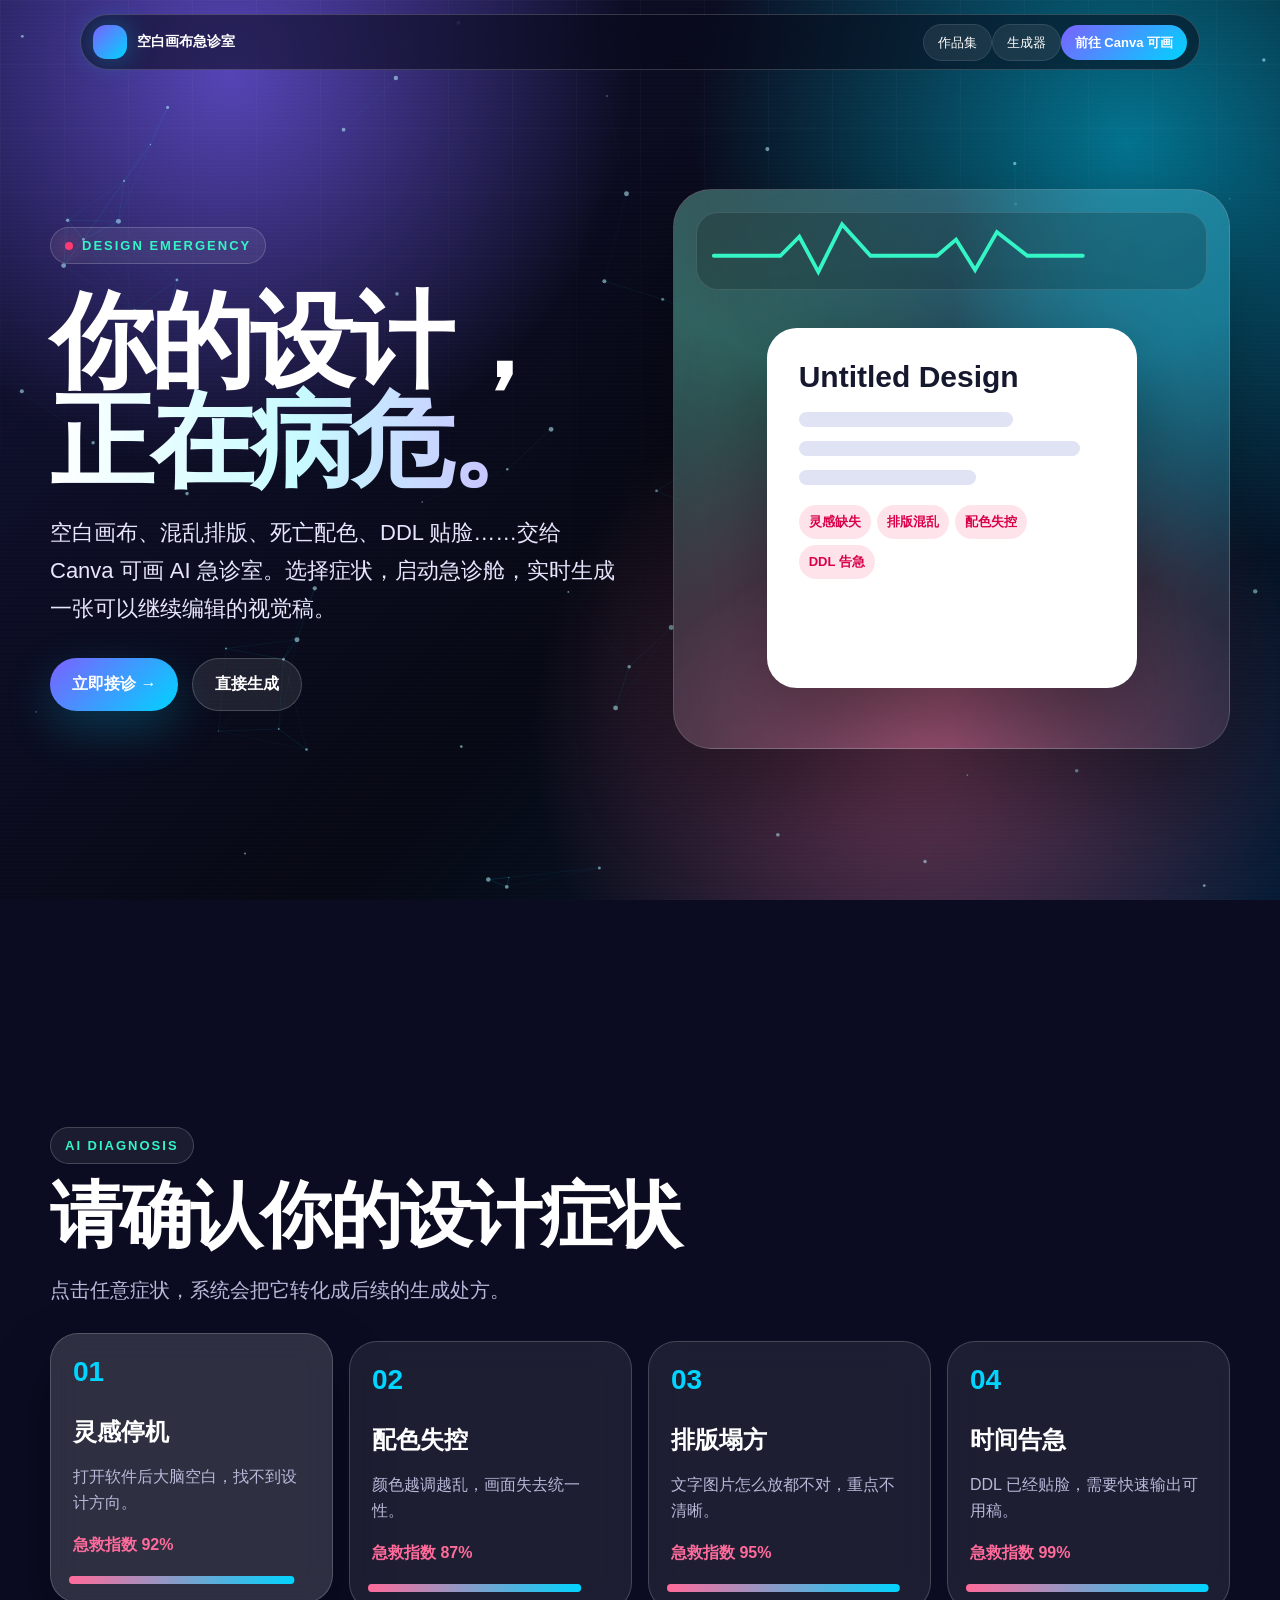
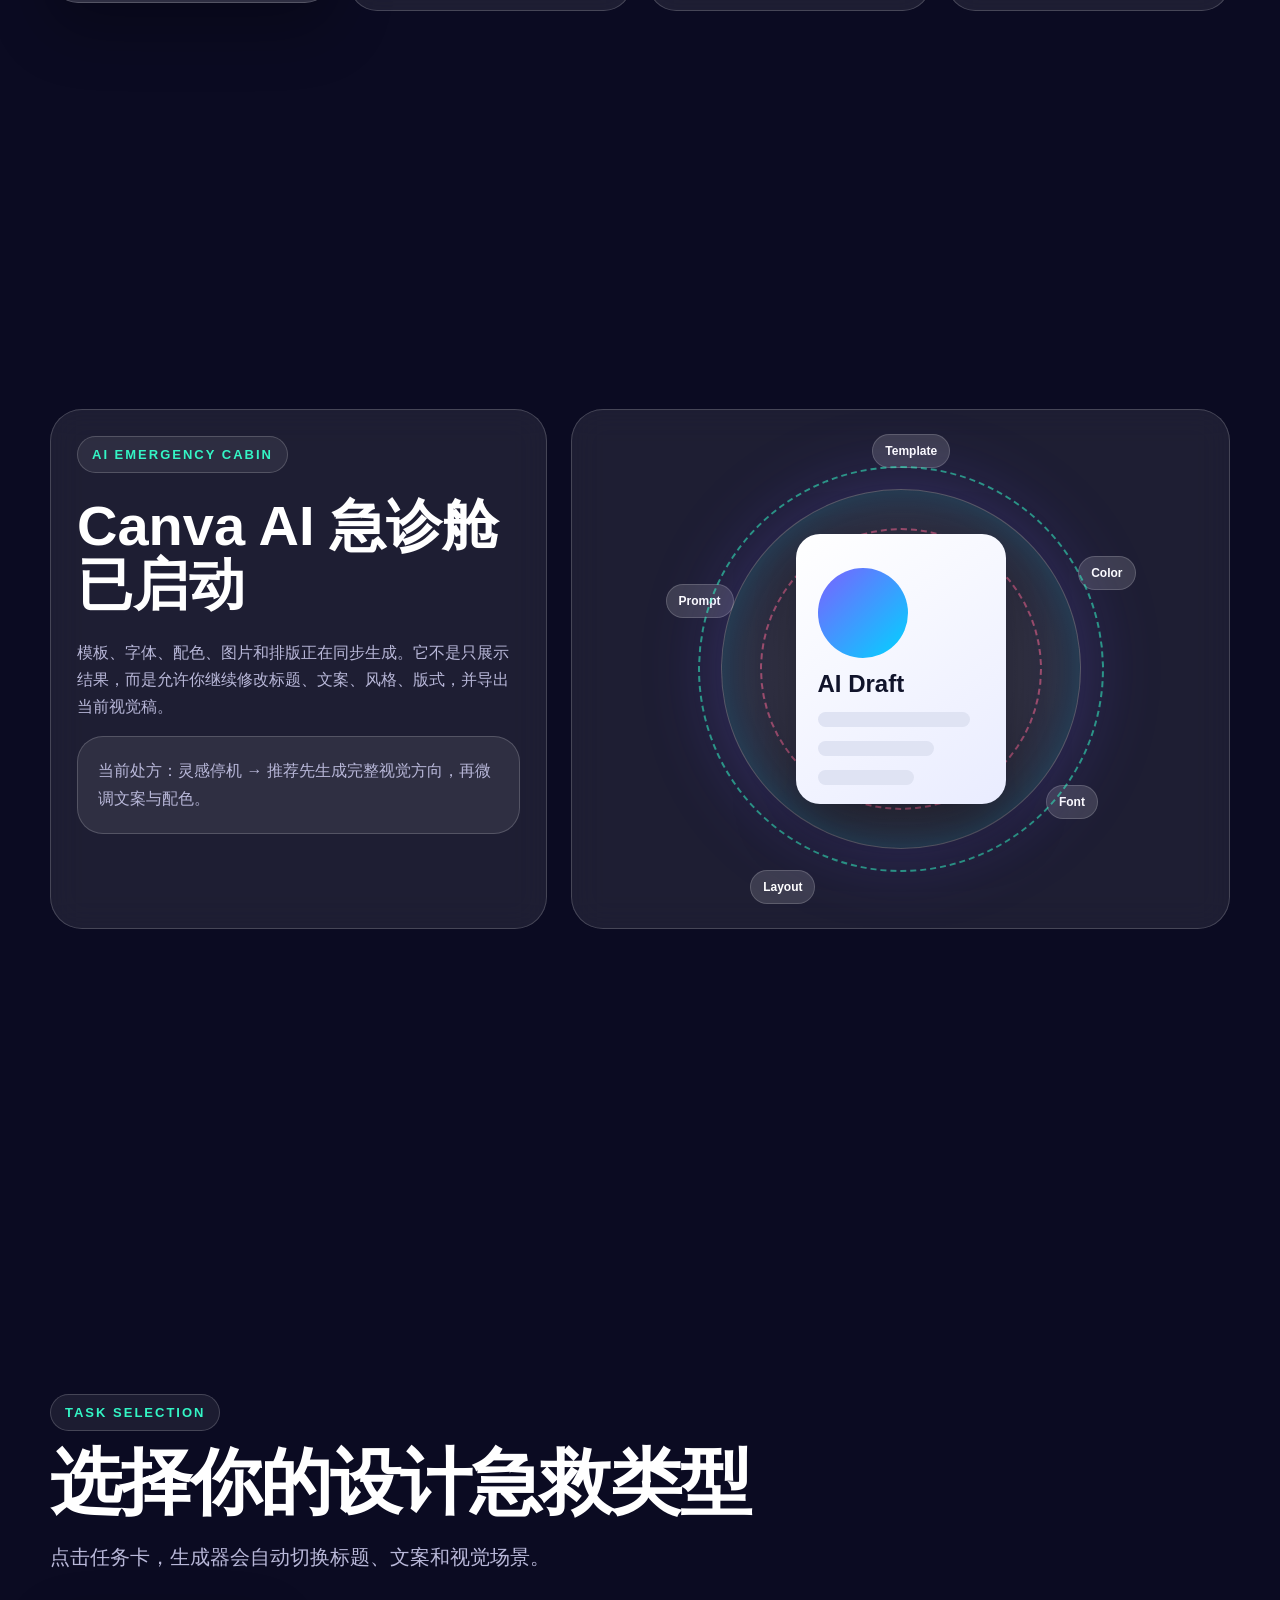
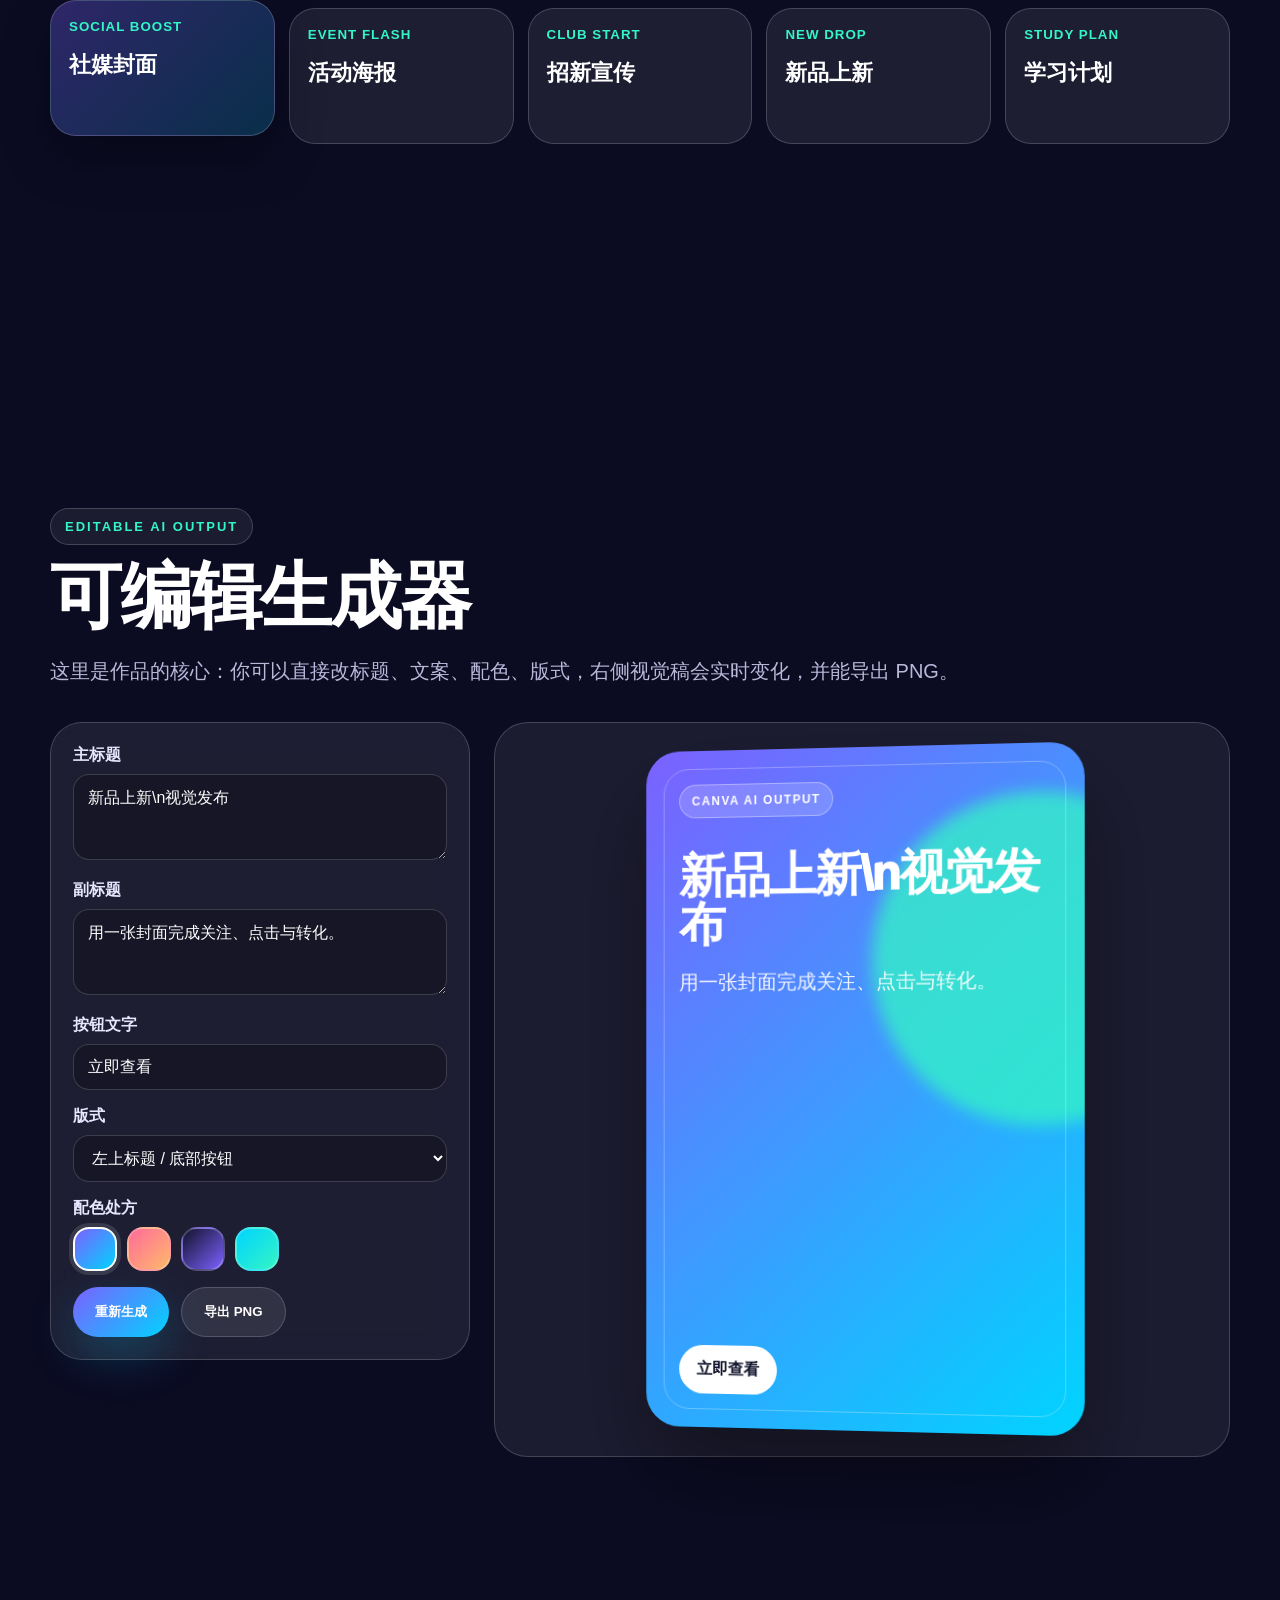
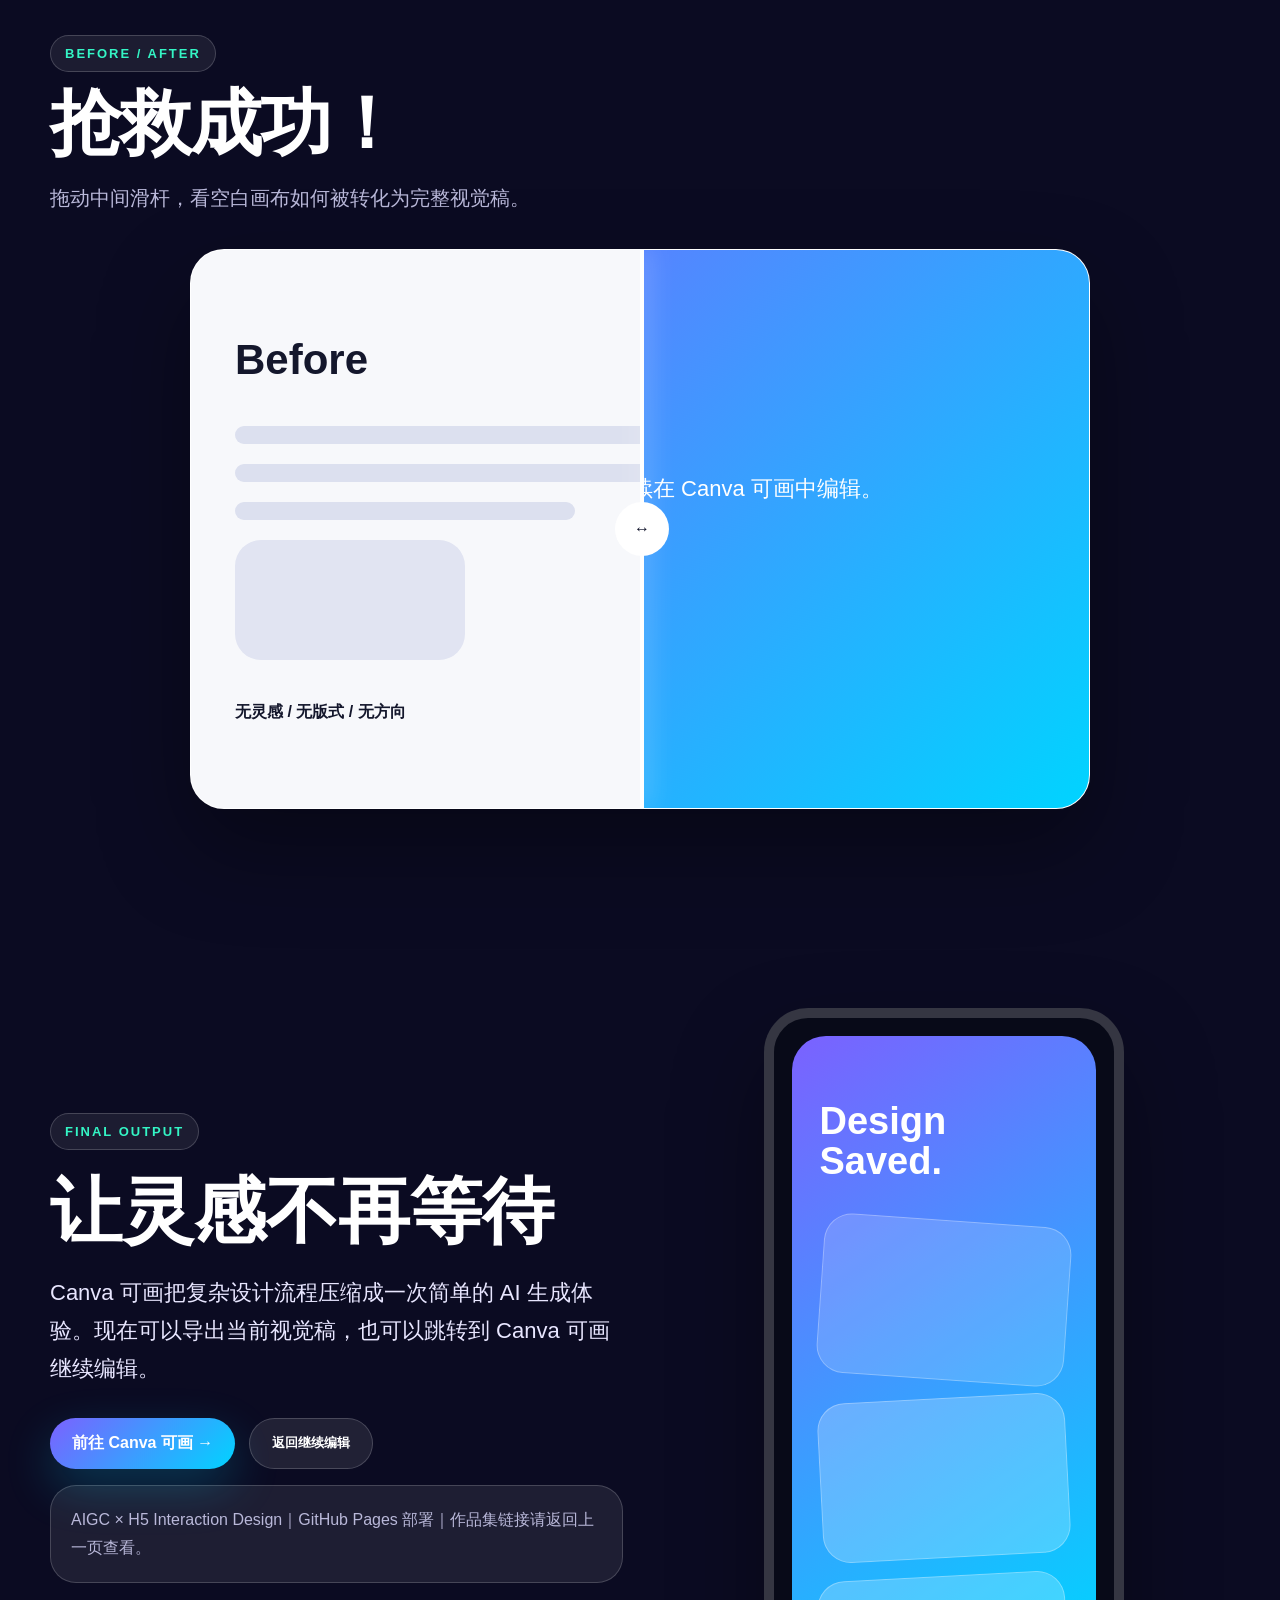
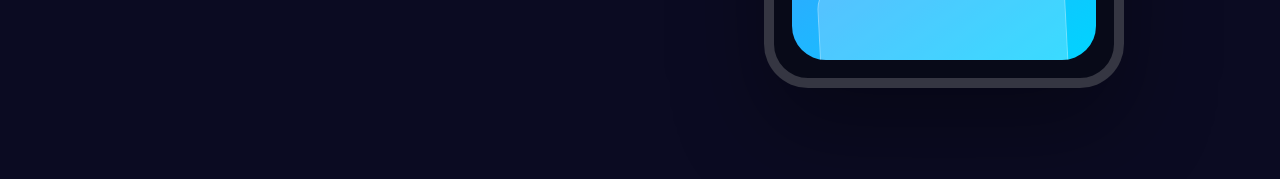
<file: index (1).html>
<!doctype html>
<html lang="zh-CN">
<head>
  <meta charset="utf-8" />
  <meta name="viewport" content="width=device-width, initial-scale=1" />
  <title>空白画布急诊室｜Canva 可画 AI 设计急诊 H5</title>
  <style>
    :root{--bg:#0b0b22;--text:#fff;--muted:#b9b8d9;--line:rgba(255,255,255,.18);--glass:rgba(255,255,255,.09);--glass2:rgba(255,255,255,.14);--violet:#7b61ff;--cyan:#00d4ff;--pink:#ff6b9a;--green:#34f5c5;--orange:#ffb86b;--danger:#ff3b72;--theme-a:#7b61ff;--theme-b:#00d4ff;--theme-c:#34f5c5}
    *{box-sizing:border-box}html{scroll-behavior:smooth}body{margin:0;background:var(--bg);color:var(--text);font-family:-apple-system,BlinkMacSystemFont,"Segoe UI","PingFang SC","Microsoft YaHei",Arial,sans-serif;overflow-x:hidden}body:before{content:"";position:fixed;inset:0;z-index:-5;background:radial-gradient(circle at 18% 8%,rgba(123,97,255,.65),transparent 30%),radial-gradient(circle at 88% 16%,rgba(0,212,255,.52),transparent 32%),radial-gradient(circle at 72% 82%,rgba(255,107,154,.4),transparent 33%),linear-gradient(135deg,#121236 0%,#070914 55%,#061b35 100%)}body:after{content:"";position:fixed;inset:0;z-index:-4;background-image:linear-gradient(rgba(255,255,255,.045) 1px,transparent 1px),linear-gradient(90deg,rgba(255,255,255,.045) 1px,transparent 1px);background-size:64px 64px;opacity:.7;mask-image:linear-gradient(to bottom,black,transparent 85%)}
    #particles{position:fixed;inset:0;z-index:-3;pointer-events:none}.noise{position:fixed;inset:0;z-index:-2;pointer-events:none;background:repeating-linear-gradient(0deg,rgba(255,255,255,.025) 0 1px,transparent 1px 4px);mix-blend-mode:screen;opacity:.28}.topbar{position:fixed;top:14px;left:50%;transform:translateX(-50%);z-index:99;width:min(1120px,calc(100% - 28px));display:flex;align-items:center;justify-content:space-between;gap:16px;padding:10px 12px;border:1px solid var(--line);background:rgba(8,9,25,.56);backdrop-filter:blur(18px);border-radius:999px}.brand{display:flex;align-items:center;gap:10px}.logo{width:34px;height:34px;border-radius:13px;background:linear-gradient(135deg,var(--violet),var(--cyan));box-shadow:0 0 28px rgba(0,212,255,.35)}.brand b{font-size:14px}.topbar a{color:#fff;text-decoration:none;font-size:13px;padding:10px 14px;border-radius:999px;background:rgba(255,255,255,.08);border:1px solid rgba(255,255,255,.1)}.topbar .canva{background:linear-gradient(135deg,var(--violet),var(--cyan));font-weight:900;border:0}.section{min-height:100vh;display:flex;align-items:center;padding:108px 20px 70px}.wrap{width:min(1180px,100%);margin:0 auto}.hero{display:grid;grid-template-columns:1.02fr .98fr;gap:44px;align-items:center}.eyebrow{display:inline-flex;align-items:center;gap:9px;color:var(--green);font-size:13px;font-weight:900;letter-spacing:2px;border:1px solid var(--line);background:rgba(255,255,255,.07);border-radius:999px;padding:10px 14px}.pulse{width:8px;height:8px;border-radius:50%;background:var(--danger);box-shadow:0 0 20px var(--danger);animation:blink .8s infinite alternate}@keyframes blink{from{opacity:.45;transform:scale(.8)}to{opacity:1;transform:scale(1.3)}}h1{font-size:clamp(54px,8.5vw,104px);line-height:.96;letter-spacing:-4px;margin:28px 0 22px}.grad{background:linear-gradient(90deg,#fff,#c7fbff,#c8b5ff);-webkit-background-clip:text;background-clip:text;color:transparent}.lead{font-size:22px;line-height:1.72;color:#e8e6ff;margin:0 0 30px;max-width:720px}.btn{border:0;border-radius:999px;padding:15px 22px;background:linear-gradient(135deg,var(--violet),var(--cyan));color:#fff;text-decoration:none;font-weight:900;cursor:pointer;box-shadow:0 18px 48px rgba(0,212,255,.22);display:inline-flex;align-items:center;gap:10px}.btn.alt{background:rgba(255,255,255,.09);border:1px solid var(--line);box-shadow:none}.btn.pink{background:linear-gradient(135deg,var(--pink),var(--orange))}.actions{display:flex;gap:14px;flex-wrap:wrap}.emergency-card{position:relative;border:1px solid var(--line);border-radius:38px;background:linear-gradient(145deg,rgba(255,255,255,.18),rgba(255,255,255,.06));backdrop-filter:blur(18px);padding:22px;min-height:560px;overflow:hidden;box-shadow:0 42px 90px rgba(0,0,0,.38)}.emergency-card:before{content:"";position:absolute;inset:-120px;background:conic-gradient(from 0deg,transparent,var(--cyan),transparent,var(--pink),transparent,var(--green),transparent);animation:spin 8s linear infinite;opacity:.25}.emergency-card>*{position:relative;z-index:1}@keyframes spin{to{transform:rotate(360deg)}}.paper-patient{height:360px;border-radius:30px;background:#fff;color:#16182e;margin:38px auto 18px;width:min(370px,100%);padding:32px;box-shadow:0 30px 80px rgba(0,0,0,.35);animation:shake 1.8s ease-in-out infinite}.paper-patient h3{font-size:30px;margin:0 0 18px}.bar{height:15px;border-radius:999px;background:#dfe3f3;margin:14px 0}.bar.w1{width:70%}.bar.w2{width:92%}.bar.w3{width:58%}.alert{display:inline-block;margin:6px 6px 0 0;border-radius:999px;background:#ffe3eb;color:#d9004b;padding:8px 10px;font-size:13px;font-weight:900}@keyframes shake{0%,100%{transform:rotate(-1deg) translateY(0)}50%{transform:rotate(1deg) translateY(-8px)}}.ecg{height:78px;border:1px solid rgba(255,255,255,.12);border-radius:22px;background:rgba(0,0,0,.18);overflow:hidden}.ecg svg{width:100%;height:100%}.ecg path{stroke:var(--green);stroke-width:4;fill:none;stroke-linecap:round;stroke-dasharray:520;animation:dash 2.4s linear infinite}@keyframes dash{from{stroke-dashoffset:520}to{stroke-dashoffset:0}}.head{margin-bottom:34px}.head h2{font-size:clamp(38px,5.6vw,72px);line-height:1.05;letter-spacing:-2px;margin:14px 0}.head p{color:var(--muted);font-size:20px;line-height:1.7}.grid4{display:grid;grid-template-columns:repeat(4,1fr);gap:16px}.diag{border:1px solid var(--line);background:rgba(255,255,255,.08);backdrop-filter:blur(16px);border-radius:28px;padding:22px;min-height:270px;cursor:pointer;transition:.25s;position:relative;overflow:hidden}.diag:after{content:"";position:absolute;inset:auto 18px 18px 18px;height:8px;border-radius:999px;background:linear-gradient(90deg,var(--pink),var(--cyan));transform-origin:left;transform:scaleX(var(--p,.65))}.diag:hover,.diag.active{transform:translateY(-8px);background:rgba(255,255,255,.15);box-shadow:0 26px 60px rgba(0,0,0,.28)}.diag b{color:var(--cyan);font-size:28px}.diag h3{font-size:24px;margin:28px 0 12px}.diag p{color:var(--muted);line-height:1.6}.score{margin-top:20px;color:var(--pink);font-weight:900}.lab{display:grid;grid-template-columns:.86fr 1.14fr;gap:24px;align-items:stretch}.module{border:1px solid var(--line);background:rgba(255,255,255,.08);border-radius:32px;padding:26px;backdrop-filter:blur(16px)}.module h3{font-size:28px;margin:0 0 12px}.module p{color:var(--muted);line-height:1.7}.ring{height:520px;display:grid;place-items:center;position:relative;overflow:hidden}.ring .circle{width:360px;height:360px;border-radius:50%;border:1px solid rgba(255,255,255,.22);background:radial-gradient(circle,rgba(255,255,255,.16),rgba(255,255,255,.02));position:relative;box-shadow:inset 0 0 44px rgba(0,212,255,.2),0 0 80px rgba(123,97,255,.25)}.ring .circle:before,.ring .circle:after{content:"";position:absolute;inset:-24px;border-radius:50%;border:2px dashed rgba(52,245,197,.55);animation:spin 12s linear infinite}.ring .circle:after{inset:38px;border-color:rgba(255,107,154,.55);animation-duration:8s;animation-direction:reverse}.orbit{position:absolute;left:50%;top:50%;transform:translate(-50%,-50%);width:470px;height:470px;animation:spin 16s linear infinite}.orbit span{position:absolute;padding:9px 12px;border-radius:999px;background:rgba(255,255,255,.14);border:1px solid rgba(255,255,255,.17);font-weight:800;font-size:12px}.orbit span:nth-child(1){left:44%;top:0}.orbit span:nth-child(2){right:0;top:26%}.orbit span:nth-child(3){right:8%;bottom:18%}.orbit span:nth-child(4){left:18%;bottom:0}.orbit span:nth-child(5){left:0;top:32%}.mini-poster{position:absolute;width:210px;height:270px;border-radius:24px;background:linear-gradient(145deg,#fff,#e9ecff);color:#11142b;padding:22px;box-shadow:0 22px 60px rgba(0,0,0,.35)}.mini-poster:before{content:"";display:block;width:90px;height:90px;border-radius:50%;background:linear-gradient(135deg,var(--violet),var(--cyan));margin:12px 0}.mini-poster b{font-size:24px}.chips{display:grid;grid-template-columns:repeat(5,1fr);gap:14px}.task{border:1px solid var(--line);background:rgba(255,255,255,.08);border-radius:26px;padding:18px;min-height:136px;cursor:pointer;transition:.25s}.task:hover,.task.active{transform:translateY(-8px);background:linear-gradient(135deg,rgba(123,97,255,.32),rgba(0,212,255,.18));box-shadow:0 22px 50px rgba(0,0,0,.25)}.task small{display:block;color:var(--green);font-weight:900;letter-spacing:1px}.task b{display:block;font-size:22px;margin-top:16px}.generator{display:grid;grid-template-columns:420px minmax(0,1fr);gap:24px;align-items:start}.controls{border:1px solid var(--line);background:rgba(255,255,255,.08);border-radius:32px;padding:22px;backdrop-filter:blur(16px);position:sticky;top:92px}.field{margin:0 0 16px}.field label{display:block;margin-bottom:8px;color:#e6e6ff;font-weight:800}.field input,.field textarea,.field select{width:100%;border:1px solid rgba(255,255,255,.16);background:rgba(0,0,0,.22);border-radius:16px;padding:13px 14px;color:#fff;font:inherit;outline:none}.field textarea{resize:vertical;min-height:86px}.swatches{display:flex;gap:10px;flex-wrap:wrap}.swatch{width:44px;height:44px;border-radius:16px;border:2px solid rgba(255,255,255,.2);cursor:pointer}.swatch.active{border-color:#fff;box-shadow:0 0 0 4px rgba(255,255,255,.12)}.poster-stage{border:1px solid var(--line);background:rgba(255,255,255,.07);border-radius:34px;padding:24px;min-height:720px;display:grid;place-items:center}.poster{width:min(440px,100%);aspect-ratio:9/14;border-radius:34px;background:linear-gradient(135deg,var(--theme-a),var(--theme-b));position:relative;overflow:hidden;padding:34px;box-shadow:0 45px 90px rgba(0,0,0,.38);transform:perspective(1200px) rotateY(-5deg);transition:.35s}.poster:before{content:"";position:absolute;width:330px;height:330px;border-radius:50%;background:var(--theme-c);filter:blur(8px);opacity:.75;right:-120px;top:48px}.poster:after{content:"";position:absolute;inset:18px;border:1px solid rgba(255,255,255,.28);border-radius:26px;pointer-events:none}.poster .kicker,.poster .title,.poster .sub,.poster .cta,.poster .deco{position:relative;z-index:1}.poster .kicker{display:inline-block;padding:9px 12px;border:1px solid rgba(255,255,255,.35);border-radius:999px;background:rgba(255,255,255,.16);font-size:12px;font-weight:900;letter-spacing:1.5px}.poster .title{font-size:48px;line-height:1.03;margin:34px 0 18px;font-weight:1000;letter-spacing:-2px}.poster .sub{font-size:20px;line-height:1.55;opacity:.94}.poster .cta{position:absolute;left:34px;bottom:34px;border-radius:999px;background:#fff;color:#11142b;padding:14px 18px;font-weight:1000}.poster.layout2 .title{text-align:center;margin-top:120px}.poster.layout2 .sub{text-align:center}.poster.layout2 .cta{left:50%;transform:translateX(-50%)}.poster.layout3{padding-top:220px}.poster.layout3:before{width:460px;height:270px;border-radius:44px;left:-45px;top:32px}.tools{display:flex;gap:12px;flex-wrap:wrap;margin-top:16px}.compare{position:relative;width:min(900px,100%);height:560px;margin:0 auto;border-radius:34px;overflow:hidden;border:1px solid var(--line);background:#fff;box-shadow:0 40px 90px rgba(0,0,0,.35)}.before,.after{position:absolute;inset:0;padding:44px}.before{background:#f7f8fb;color:#14172c}.before h3{font-size:42px}.before .line{height:18px;background:#dce0ef;border-radius:999px;margin:20px 0}.before .box{width:230px;height:120px;background:#e1e4f2;border-radius:26px}.after{background:linear-gradient(135deg,var(--theme-a),var(--theme-b));clip-path:inset(0 0 0 50%);color:#fff}.after h3{font-size:56px;margin:90px 0 10px}.after p{font-size:22px;line-height:1.6}.handle{position:absolute;top:0;bottom:0;left:50%;width:4px;background:#fff;box-shadow:0 0 26px rgba(255,255,255,.8);cursor:ew-resize}.handle:before{content:"↔";position:absolute;top:50%;left:50%;transform:translate(-50%,-50%);width:54px;height:54px;border-radius:50%;background:#fff;color:#11142b;display:grid;place-items:center;font-weight:900}.finish{display:grid;grid-template-columns:1fr 1fr;gap:34px;align-items:center}.phone{width:min(360px,100%);height:680px;margin:0 auto;border-radius:44px;background:#080a18;border:10px solid rgba(255,255,255,.18);padding:18px;box-shadow:0 42px 90px rgba(0,0,0,.35)}.phone-screen{height:100%;border-radius:34px;background:linear-gradient(145deg,var(--theme-a),var(--theme-b));padding:28px;overflow:hidden;position:relative}.phone-screen .card{height:160px;border-radius:28px;background:rgba(255,255,255,.22);border:1px solid rgba(255,255,255,.28);margin:18px 0;transform:rotate(-3deg)}.phone-screen .card:nth-child(2){transform:rotate(4deg);background:rgba(255,255,255,.15)}.phone-screen h3{font-size:38px;line-height:1.05}.notice{margin-top:16px;border:1px solid var(--line);background:rgba(255,255,255,.08);border-radius:26px;padding:20px;color:var(--muted);line-height:1.75}.toast{position:fixed;left:50%;bottom:28px;transform:translateX(-50%) translateY(30px);opacity:0;transition:.25s;z-index:120;background:rgba(8,9,25,.86);border:1px solid var(--line);backdrop-filter:blur(16px);padding:14px 18px;border-radius:999px}.toast.show{opacity:1;transform:translateX(-50%) translateY(0)}
    @media(max-width:960px){.hero,.lab,.generator,.finish{grid-template-columns:1fr}.grid4,.chips{grid-template-columns:1fr 1fr}.controls{position:relative;top:auto}.topbar{border-radius:22px}.topbar a:nth-of-type(2){display:none}}
    @media(max-width:580px){.section{padding:96px 14px 54px}.grid4,.chips{grid-template-columns:1fr}.topbar{align-items:flex-start}.brand b{font-size:12px}.topbar a{padding:8px 10px}.lead{font-size:18px}h1{font-size:52px;letter-spacing:-2px}.head h2{font-size:38px}.poster{transform:none}.compare{height:460px}.after h3{font-size:42px}.generator{gap:16px}.poster-stage{padding:14px}.topbar .canva{display:none}}
  </style>
</head>
<body>
  <canvas id="particles"></canvas><div class="noise"></div><div class="toast" id="toast">已更新生成结果</div>
  <header class="topbar">
    <div class="brand"><div class="logo"></div><b>空白画布急诊室</b></div>
    <nav><a href="../">作品集</a><a href="#generator">生成器</a><a class="canva" href="https://www.canva.cn/" target="_blank" rel="noopener">前往 Canva 可画</a></nav>
  </header>
  <section class="section" id="hero"><div class="wrap hero"><div><div class="eyebrow"><i class="pulse"></i>DESIGN EMERGENCY</div><h1>你的设计，<br><span class="grad">正在病危。</span></h1><p class="lead">空白画布、混乱排版、死亡配色、DDL 贴脸……交给 Canva 可画 AI 急诊室。选择症状，启动急诊舱，实时生成一张可以继续编辑的视觉稿。</p><div class="actions"><a class="btn" href="#diagnosis">立即接诊 →</a><a class="btn alt" href="#generator">直接生成</a></div></div><div class="emergency-card"><div class="ecg"><svg viewBox="0 0 500 80"><path d="M0 45 L70 45 L90 25 L110 62 L135 12 L165 45 L235 45 L255 28 L275 60 L298 20 L330 45 L500 45"/></svg></div><div class="paper-patient"><h3>Untitled Design</h3><div class="bar w1"></div><div class="bar w2"></div><div class="bar w3"></div><span class="alert">灵感缺失</span><span class="alert">排版混乱</span><span class="alert">配色失控</span><span class="alert">DDL 告急</span></div></div></div></section>
  <section class="section" id="diagnosis"><div class="wrap"><div class="head"><div class="eyebrow">AI DIAGNOSIS</div><h2>请确认你的设计症状</h2><p>点击任意症状，系统会把它转化成后续的生成处方。</p></div><div class="grid4"><div class="diag active" data-problem="灵感停机" style="--p:.92"><b>01</b><h3>灵感停机</h3><p>打开软件后大脑空白，找不到设计方向。</p><div class="score">急救指数 92%</div></div><div class="diag" data-problem="配色失控" style="--p:.87"><b>02</b><h3>配色失控</h3><p>颜色越调越乱，画面失去统一性。</p><div class="score">急救指数 87%</div></div><div class="diag" data-problem="排版塌方" style="--p:.95"><b>03</b><h3>排版塌方</h3><p>文字图片怎么放都不对，重点不清晰。</p><div class="score">急救指数 95%</div></div><div class="diag" data-problem="时间告急" style="--p:.99"><b>04</b><h3>时间告急</h3><p>DDL 已经贴脸，需要快速输出可用稿。</p><div class="score">急救指数 99%</div></div></div></div></section>
  <section class="section"><div class="wrap lab"><div class="module"><div class="eyebrow">AI EMERGENCY CABIN</div><h2 style="font-size:56px;line-height:1.05;margin:24px 0">Canva AI 急诊舱已启动</h2><p>模板、字体、配色、图片和排版正在同步生成。它不是只展示结果，而是允许你继续修改标题、文案、风格、版式，并导出当前视觉稿。</p><div class="notice" id="prescription">当前处方：灵感停机 → 推荐先生成完整视觉方向，再微调文案与配色。</div></div><div class="module ring"><div class="orbit"><span>Template</span><span>Color</span><span>Font</span><span>Layout</span><span>Prompt</span></div><div class="circle"></div><div class="mini-poster"><b>AI Draft</b><div class="bar w2"></div><div class="bar w1"></div><div class="bar w3"></div></div></div></div></section>
  <section class="section"><div class="wrap"><div class="head"><div class="eyebrow">TASK SELECTION</div><h2>选择你的设计急救类型</h2><p>点击任务卡，生成器会自动切换标题、文案和视觉场景。</p></div><div class="chips"><div class="task active" data-task="社媒封面" data-title="新品上新\n视觉发布" data-sub="用一张封面完成关注、点击与转化。" data-cta="立即查看"><small>SOCIAL BOOST</small><b>社媒封面</b></div><div class="task" data-task="活动海报" data-title="周末灵感\n设计派对" data-sub="把活动信息压缩成醒目的视觉入口。" data-cta="预约参加"><small>EVENT FLASH</small><b>活动海报</b></div><div class="task" data-task="招新宣传" data-title="社团招新\n正在启动" data-sub="用更清晰的版式吸引同频伙伴加入。" data-cta="加入我们"><small>CLUB START</small><b>招新宣传</b></div><div class="task" data-task="新品上新" data-title="未来感单品\n限时登场" data-sub="用高饱和视觉制造新品第一眼记忆。" data-cta="马上购买"><small>NEW DROP</small><b>新品上新</b></div><div class="task" data-task="学习计划" data-title="7 天学习\n启动计划" data-sub="把目标、节奏和行动变成清晰日程。" data-cta="开始计划"><small>STUDY PLAN</small><b>学习计划</b></div></div></div></section>
  <section class="section" id="generator"><div class="wrap"><div class="head"><div class="eyebrow">EDITABLE AI OUTPUT</div><h2>可编辑生成器</h2><p>这里是作品的核心：你可以直接改标题、文案、配色、版式，右侧视觉稿会实时变化，并能导出 PNG。</p></div><div class="generator"><aside class="controls"><div class="field"><label>主标题</label><textarea id="titleInput">新品上新\n视觉发布</textarea></div><div class="field"><label>副标题</label><textarea id="subInput">用一张封面完成关注、点击与转化。</textarea></div><div class="field"><label>按钮文字</label><input id="ctaInput" value="立即查看" /></div><div class="field"><label>版式</label><select id="layoutInput"><option value="layout1">左上标题 / 底部按钮</option><option value="layout2">居中主视觉</option><option value="layout3">上方图形 / 下方信息</option></select></div><div class="field"><label>配色处方</label><div class="swatches"><button class="swatch active" data-colors="#7b61ff,#00d4ff,#34f5c5" style="background:linear-gradient(135deg,#7b61ff,#00d4ff)"></button><button class="swatch" data-colors="#ff6b9a,#ffb86b,#7b61ff" style="background:linear-gradient(135deg,#ff6b9a,#ffb86b)"></button><button class="swatch" data-colors="#13122b,#7b61ff,#00d4ff" style="background:linear-gradient(135deg,#13122b,#7b61ff)"></button><button class="swatch" data-colors="#00d4ff,#34f5c5,#ffffff" style="background:linear-gradient(135deg,#00d4ff,#34f5c5)"></button></div></div><div class="tools"><button class="btn" id="randomBtn">重新生成</button><button class="btn alt" id="exportBtn">导出 PNG</button></div></aside><main class="poster-stage"><div class="poster layout1" id="poster"><div class="kicker" id="kicker">CANVA AI OUTPUT</div><div class="title" id="posterTitle"></div><div class="sub" id="posterSub"></div><div class="cta" id="posterCta"></div></div></main></div></div></section>
  <section class="section"><div class="wrap"><div class="head"><div class="eyebrow">BEFORE / AFTER</div><h2>抢救成功！</h2><p>拖动中间滑杆，看空白画布如何被转化为完整视觉稿。</p></div><div class="compare" id="compare"><div class="before"><h3>Before</h3><div class="line" style="width:55%"></div><div class="line" style="width:78%"></div><div class="line" style="width:42%"></div><div class="box"></div><p style="font-weight:900;margin-top:42px">无灵感 / 无版式 / 无方向</p></div><div class="after" id="afterPanel"><h3>After</h3><p>完整视觉、清晰排版、统一风格，可以继续在 Canva 可画中编辑。</p></div><div class="handle" id="handle"></div></div></div></section>
  <section class="section"><div class="wrap finish"><div><div class="eyebrow">FINAL OUTPUT</div><h2 style="font-size:clamp(42px,6vw,72px);line-height:1.05;margin:24px 0">让灵感不再等待</h2><p class="lead">Canva 可画把复杂设计流程压缩成一次简单的 AI 生成体验。现在可以导出当前视觉稿，也可以跳转到 Canva 可画继续编辑。</p><div class="actions"><a class="btn" href="https://www.canva.cn/" target="_blank" rel="noopener">前往 Canva 可画 →</a><button class="btn alt" onclick="document.querySelector('#generator').scrollIntoView({behavior:'smooth'})">返回继续编辑</button></div><div class="notice">AIGC × H5 Interaction Design｜GitHub Pages 部署｜作品集链接请返回上一页查看。</div></div><div class="phone"><div class="phone-screen"><h3>Design Saved.</h3><div class="card"></div><div class="card"></div><div class="card"></div></div></div></div></section>
  <script>
    const canvas=document.getElementById('particles'),ctx=canvas.getContext('2d');let w,h,ps=[];function resize(){w=canvas.width=innerWidth;h=canvas.height=innerHeight;ps=Array.from({length:Math.min(120,Math.floor(w*h/13000))},()=>({x:Math.random()*w,y:Math.random()*h,vx:(Math.random()-.5)*.45,vy:(Math.random()-.5)*.45,r:Math.random()*2+0.5}))}addEventListener('resize',resize);resize();function anim(){ctx.clearRect(0,0,w,h);for(const p of ps){p.x+=p.vx;p.y+=p.vy;if(p.x<0||p.x>w)p.vx*=-1;if(p.y<0||p.y>h)p.vy*=-1;ctx.beginPath();ctx.arc(p.x,p.y,p.r,0,Math.PI*2);ctx.fillStyle='rgba(190,245,255,.55)';ctx.fill()}for(let i=0;i<ps.length;i++)for(let j=i+1;j<ps.length;j++){const a=ps[i],b=ps[j],d=Math.hypot(a.x-b.x,a.y-b.y);if(d<130){ctx.strokeStyle=`rgba(0,212,255,${(1-d/130)*.14})`;ctx.lineWidth=1;ctx.beginPath();ctx.moveTo(a.x,a.y);ctx.lineTo(b.x,b.y);ctx.stroke()}}requestAnimationFrame(anim)}anim();
    const titleInput=document.getElementById('titleInput'),subInput=document.getElementById('subInput'),ctaInput=document.getElementById('ctaInput'),layoutInput=document.getElementById('layoutInput'),poster=document.getElementById('poster'),posterTitle=document.getElementById('posterTitle'),posterSub=document.getElementById('posterSub'),posterCta=document.getElementById('posterCta'),toast=document.getElementById('toast');function updatePoster(){posterTitle.innerHTML=titleInput.value.replace(/\n/g,'<br>');posterSub.textContent=subInput.value;posterCta.textContent=ctaInput.value;poster.className='poster '+layoutInput.value;toast.classList.add('show');clearTimeout(window.__t);window.__t=setTimeout(()=>toast.classList.remove('show'),900)}[titleInput,subInput,ctaInput,layoutInput].forEach(el=>el.addEventListener('input',updatePoster));updatePoster();
    document.querySelectorAll('.diag').forEach(d=>d.addEventListener('click',()=>{document.querySelectorAll('.diag').forEach(x=>x.classList.remove('active'));d.classList.add('active');document.getElementById('prescription').textContent='当前处方：'+d.dataset.problem+' → 推荐先生成完整视觉方向，再微调文案与配色。'}));
    document.querySelectorAll('.task').forEach(t=>t.addEventListener('click',()=>{document.querySelectorAll('.task').forEach(x=>x.classList.remove('active'));t.classList.add('active');titleInput.value=t.dataset.title;subInput.value=t.dataset.sub;ctaInput.value=t.dataset.cta;updatePoster();document.querySelector('#generator').scrollIntoView({behavior:'smooth'})}));
    document.querySelectorAll('.swatch').forEach(s=>s.addEventListener('click',()=>{document.querySelectorAll('.swatch').forEach(x=>x.classList.remove('active'));s.classList.add('active');const c=s.dataset.colors.split(',');document.documentElement.style.setProperty('--theme-a',c[0]);document.documentElement.style.setProperty('--theme-b',c[1]);document.documentElement.style.setProperty('--theme-c',c[2]);updatePoster()}));
    const ideas=[['AI 设计\n急救完成','从混乱需求到完整视觉，只需要一次生成。','保存方案'],['视觉模板\n即刻上线','把标题、图片和颜色整理成可发布页面。','立即发布'],['灵感补给\n已完成','用更统一的风格，让设计任务快速恢复生命体征。','获取模板'],['设计任务\n抢救成功','让空白画布变成清晰、醒目、可继续编辑的成稿。','继续编辑']];document.getElementById('randomBtn').onclick=()=>{const i=ideas[Math.floor(Math.random()*ideas.length)];titleInput.value=i[0];subInput.value=i[1];ctaInput.value=i[2];layoutInput.value=['layout1','layout2','layout3'][Math.floor(Math.random()*3)];updatePoster()};
    document.getElementById('exportBtn').onclick=()=>{const c=document.createElement('canvas'),g=c.getContext('2d');c.width=900;c.height=1400;const st=getComputedStyle(document.documentElement),a=st.getPropertyValue('--theme-a').trim(),b=st.getPropertyValue('--theme-b').trim(),cc=st.getPropertyValue('--theme-c').trim();const grad=g.createLinearGradient(0,0,900,1400);grad.addColorStop(0,a);grad.addColorStop(1,b);g.fillStyle=grad;g.fillRect(0,0,900,1400);g.globalAlpha=.78;g.fillStyle=cc;g.beginPath();g.arc(720,260,260,0,Math.PI*2);g.fill();g.globalAlpha=1;g.strokeStyle='rgba(255,255,255,.35)';g.lineWidth=3;roundRect(g,48,48,804,1304,52);g.stroke();g.fillStyle='rgba(255,255,255,.22)';roundRect(g,82,88,280,56,28);g.fill();g.fillStyle='#fff';g.font='900 26px Arial';g.fillText('CANVA AI OUTPUT',112,126);g.font='900 88px Arial';drawText(g,titleInput.value,82,300,720,96);g.font='42px Arial';drawText(g,subInput.value,82,560,720,56);g.fillStyle='#fff';roundRect(g,82,1210,250,76,38);g.fill();g.fillStyle='#121236';g.font='900 34px Arial';g.fillText(ctaInput.value,118,1260);const link=document.createElement('a');link.download='canva-ai-output.png';link.href=c.toDataURL('image/png');link.click()};function roundRect(g,x,y,w,h,r){g.beginPath();g.moveTo(x+r,y);g.arcTo(x+w,y,x+w,y+h,r);g.arcTo(x+w,y+h,x,y+h,r);g.arcTo(x,y+h,x,y,r);g.arcTo(x,y,x+w,y,r);g.closePath()}function drawText(g,text,x,y,maxW,lineH){const lines=String(text).split('\n');let yy=y;for(const line of lines){let words=line.split(''),buf='';for(const ch of words){const t=buf+ch;if(g.measureText(t).width>maxW&&buf){g.fillText(buf,x,yy);buf=ch;yy+=lineH}else buf=t}g.fillText(buf,x,yy);yy+=lineH}}
    const compare=document.getElementById('compare'),after=document.getElementById('afterPanel'),handle=document.getElementById('handle');let dragging=false;function setCompare(clientX){const r=compare.getBoundingClientRect();let p=(clientX-r.left)/r.width;p=Math.max(.05,Math.min(.95,p));after.style.clipPath=`inset(0 0 0 ${p*100}%)`;handle.style.left=p*100+'%'}compare.addEventListener('pointerdown',e=>{dragging=true;setCompare(e.clientX)});addEventListener('pointermove',e=>{if(dragging)setCompare(e.clientX)});addEventListener('pointerup',()=>dragging=false);
  </script>
</body>
</html>
</file>
